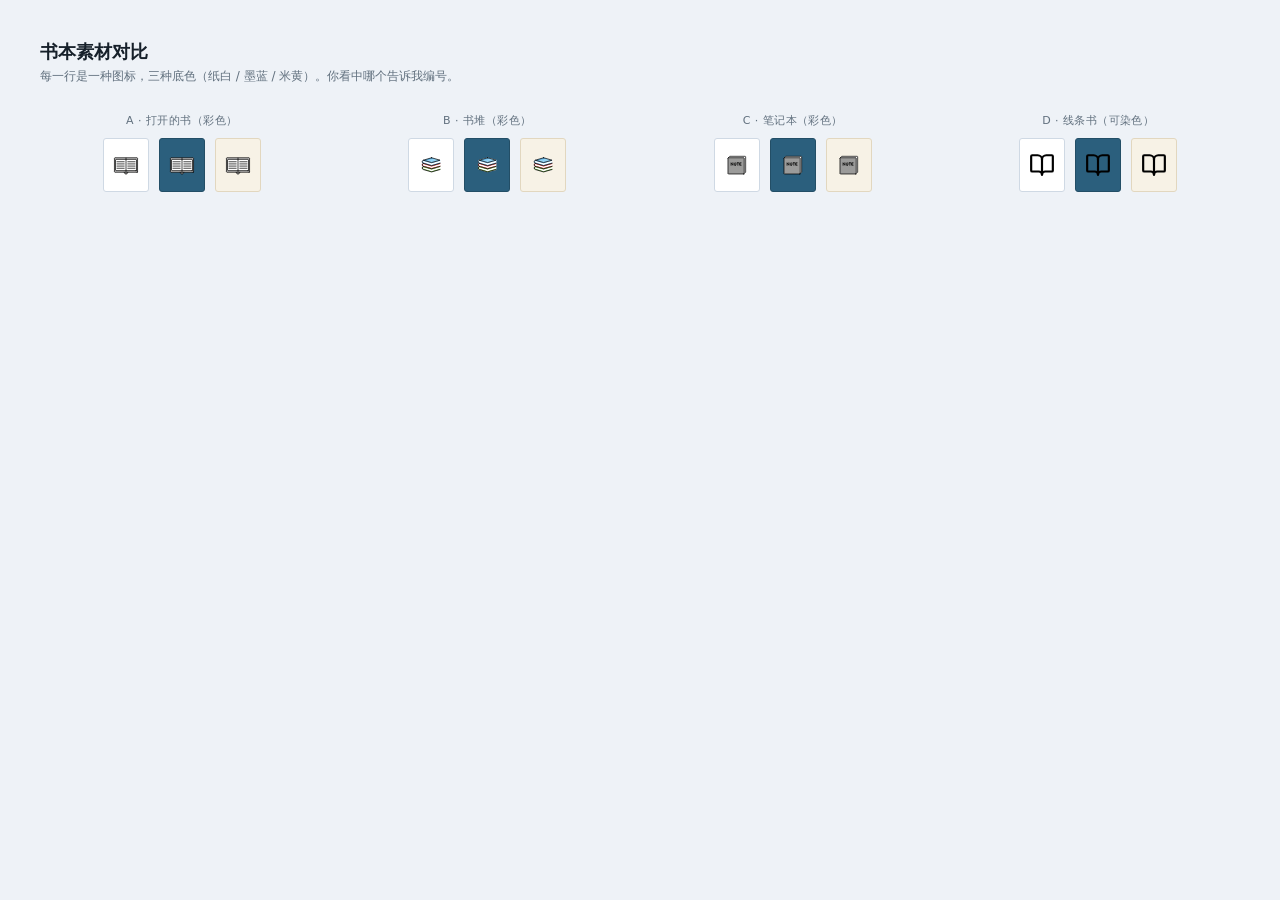
<file: assets/preview-books.html>
<!DOCTYPE html>
<html lang="zh-CN">
<head>
<meta charset="utf-8" />
<title>书本按钮素材对比</title>
<style>
  :root {
    --paper: #eef2f7;
    --card: #fff;
    --ink: #16202a;
    --muted: #61707e;
    --line: #cfd9e4;
    --accent: #2b5f7d;
  }
  body {
    margin: 0;
    padding: 40px;
    background: var(--paper);
    font-family: "Songti SC", "SimSun", serif;
    color: var(--ink);
  }
  h1 { font-size: 18px; margin: 0 0 4px; }
  p.sub { color: var(--muted); font-size: 12px; margin: 0 0 28px; font-family: system-ui, sans-serif; }
  .grid { display: grid; grid-template-columns: repeat(4, 1fr); gap: 22px; }
  .cell { display: grid; gap: 10px; justify-items: center; }
  .label { font-family: system-ui, sans-serif; font-size: 11px; color: var(--muted); letter-spacing: .04em; }
  .row { display: flex; gap: 10px; align-items: center; }

  /* 三种候选底 */
  .btn {
    display: grid;
    place-items: center;
    width: 44px; height: 52px;
    border-radius: 3px;
    cursor: pointer;
  }
  .btn.a { background: var(--card); border: 1px solid var(--line); }
  .btn.b { background: var(--accent); border: 1px solid #234e66; }
  .btn.c { background: #f7f2e6; border: 1px solid #e2d7bf; }

  .btn img { width: 26px; height: 26px; display: block; }
  .btn.b img.line { filter: brightness(0) invert(1); }
  .btn.a img.line, .btn.c img.line { filter: brightness(0.25); }
</style>
</head>
<body>
  <h1>书本素材对比</h1>
  <p class="sub">每一行是一种图标，三种底色（纸白 / 墨蓝 / 米黄）。你看中哪个告诉我编号。</p>

  <div class="grid">
    <div class="cell">
      <div class="label">A · 打开的书（彩色）</div>
      <div class="row">
        <div class="btn a"><img src="../assets/icons/book-emoji.svg" alt="" /></div>
        <div class="btn b"><img src="../assets/icons/book-emoji.svg" alt="" /></div>
        <div class="btn c"><img src="../assets/icons/book-emoji.svg" alt="" /></div>
      </div>
    </div>

    <div class="cell">
      <div class="label">B · 书堆（彩色）</div>
      <div class="row">
        <div class="btn a"><img src="../assets/icons/book-stack-emoji.svg" alt="" /></div>
        <div class="btn b"><img src="../assets/icons/book-stack-emoji.svg" alt="" /></div>
        <div class="btn c"><img src="../assets/icons/book-stack-emoji.svg" alt="" /></div>
      </div>
    </div>

    <div class="cell">
      <div class="label">C · 笔记本（彩色）</div>
      <div class="row">
        <div class="btn a"><img src="../assets/icons/notebook-emoji.svg" alt="" /></div>
        <div class="btn b"><img src="../assets/icons/notebook-emoji.svg" alt="" /></div>
        <div class="btn c"><img src="../assets/icons/notebook-emoji.svg" alt="" /></div>
      </div>
    </div>

    <div class="cell">
      <div class="label">D · 线条书（可染色）</div>
      <div class="row">
        <div class="btn a"><img class="line" src="../assets/icons/book-lucide.svg" alt="" /></div>
        <div class="btn b"><img src="../assets/icons/book-lucide.svg" alt="" /></div>
        <div class="btn c"><img class="line" src="../assets/icons/book-lucide.svg" alt="" /></div>
      </div>
    </div>
  </div>
</body>
</html>
</file>
